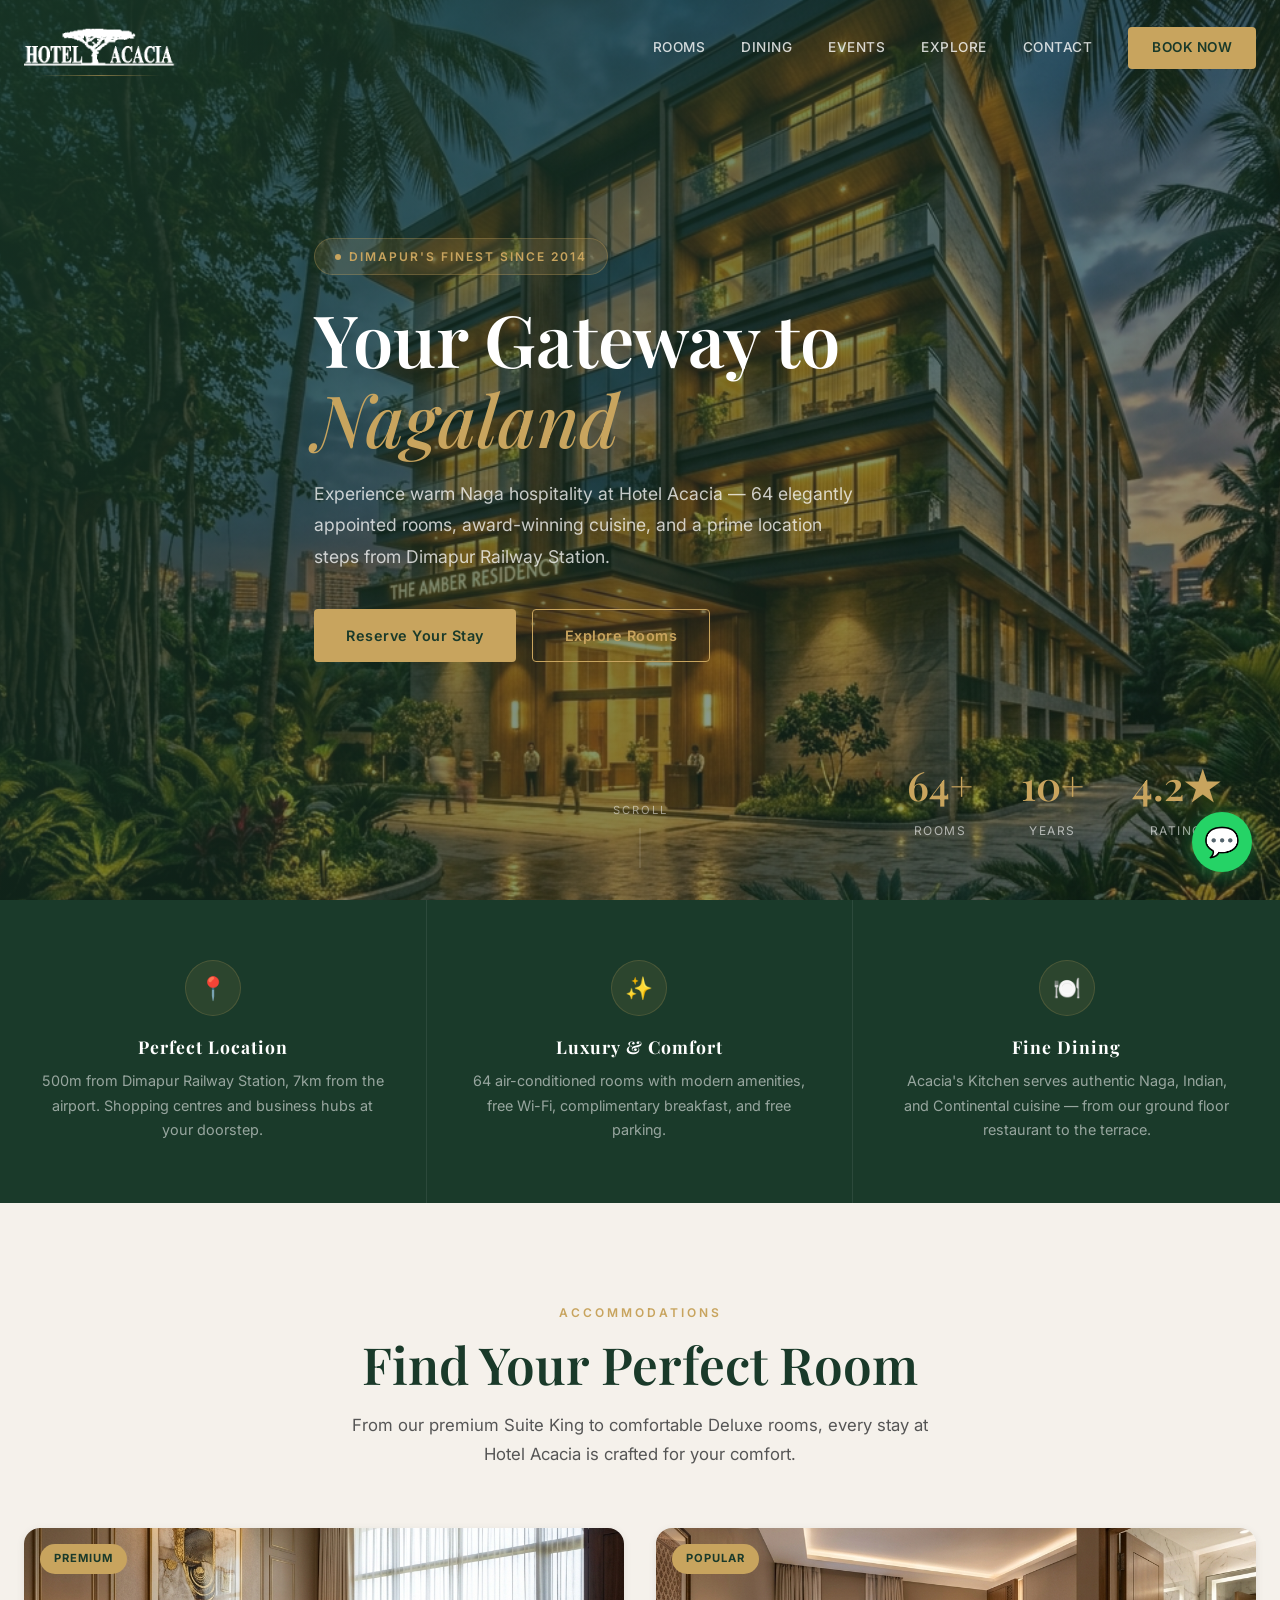
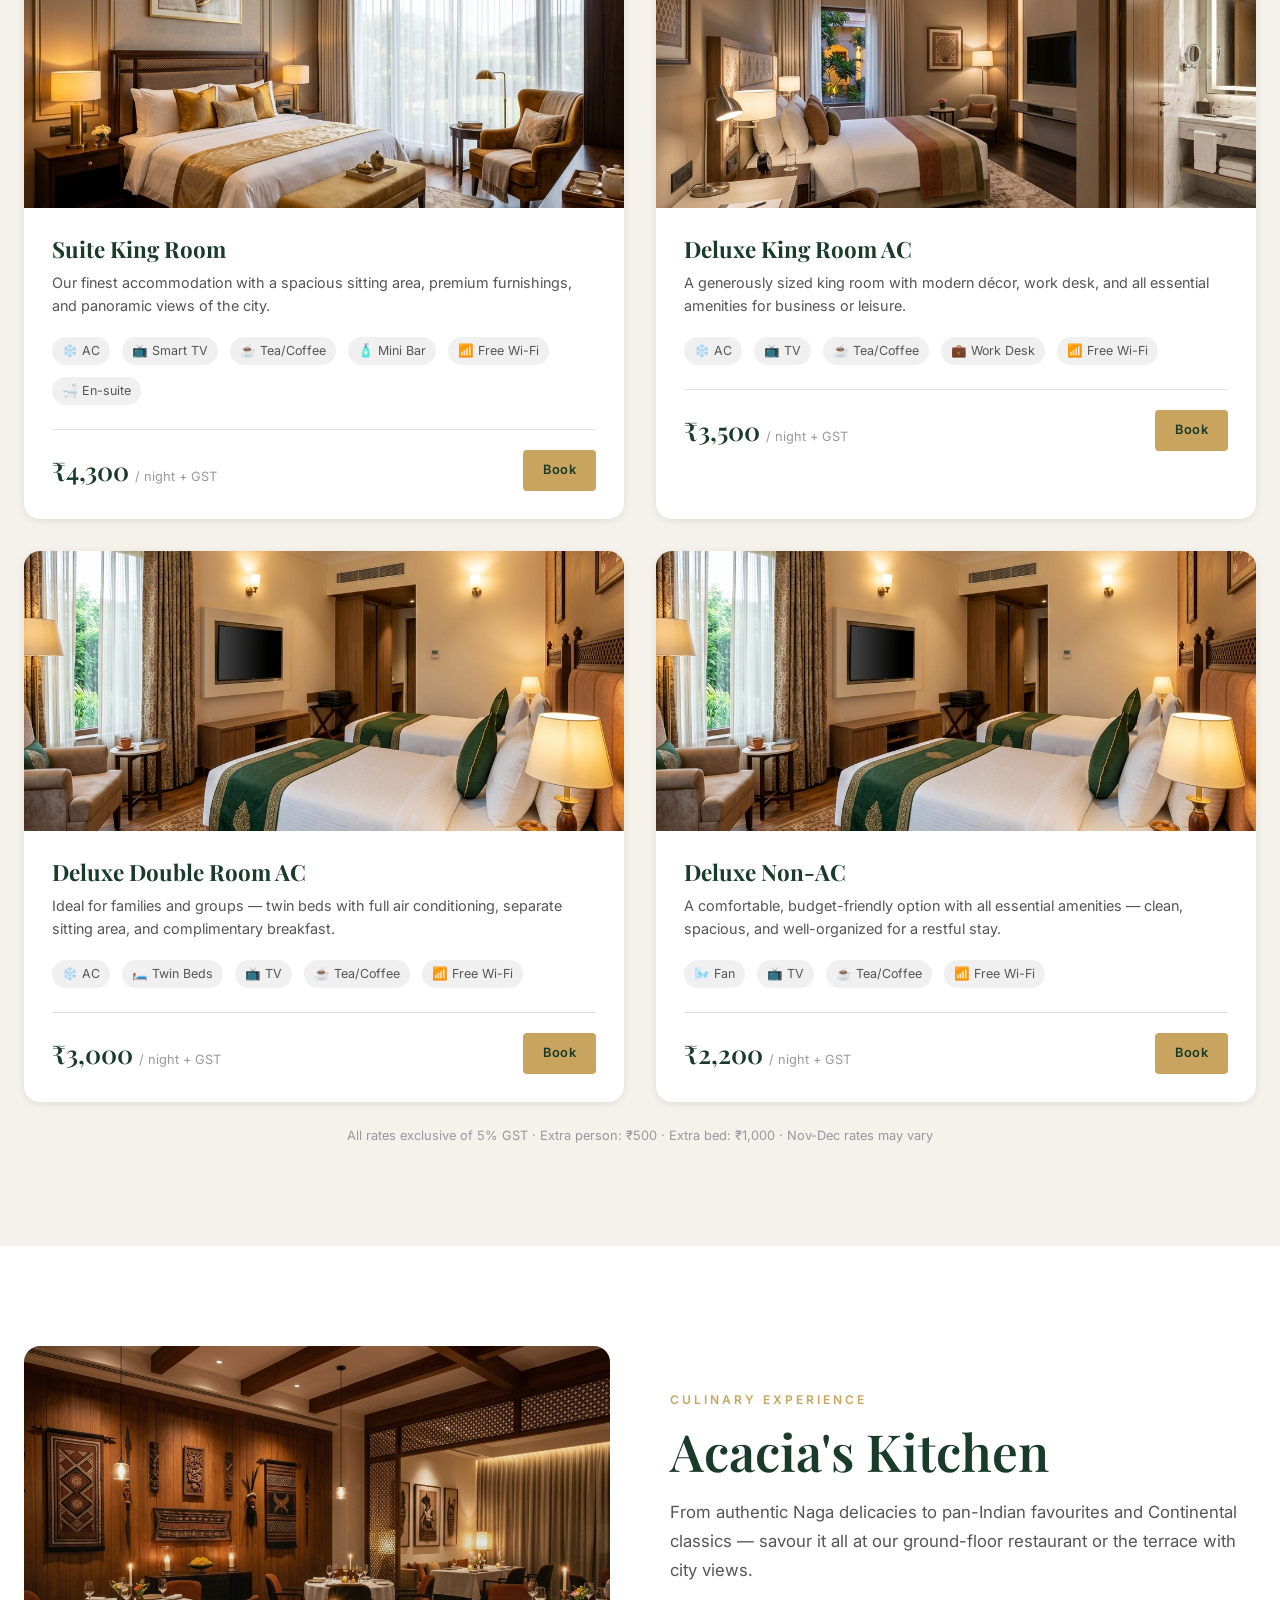
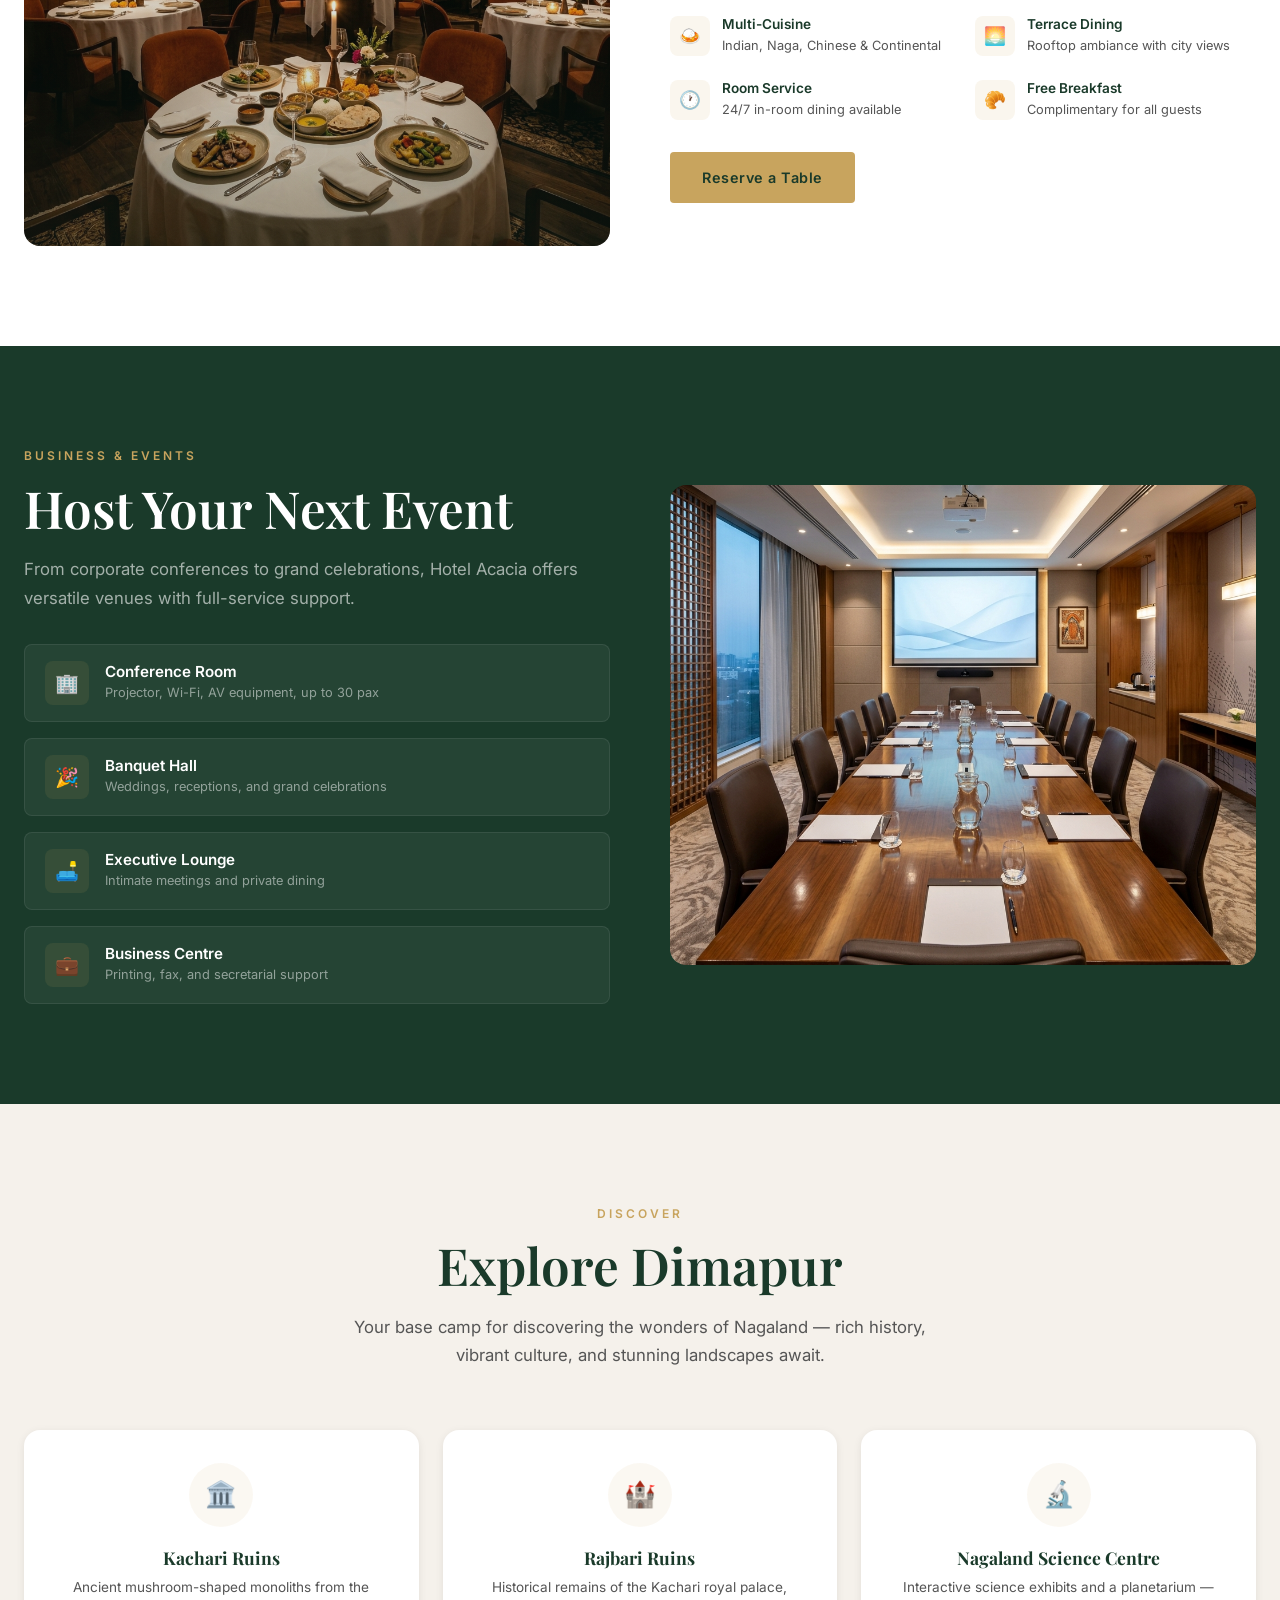
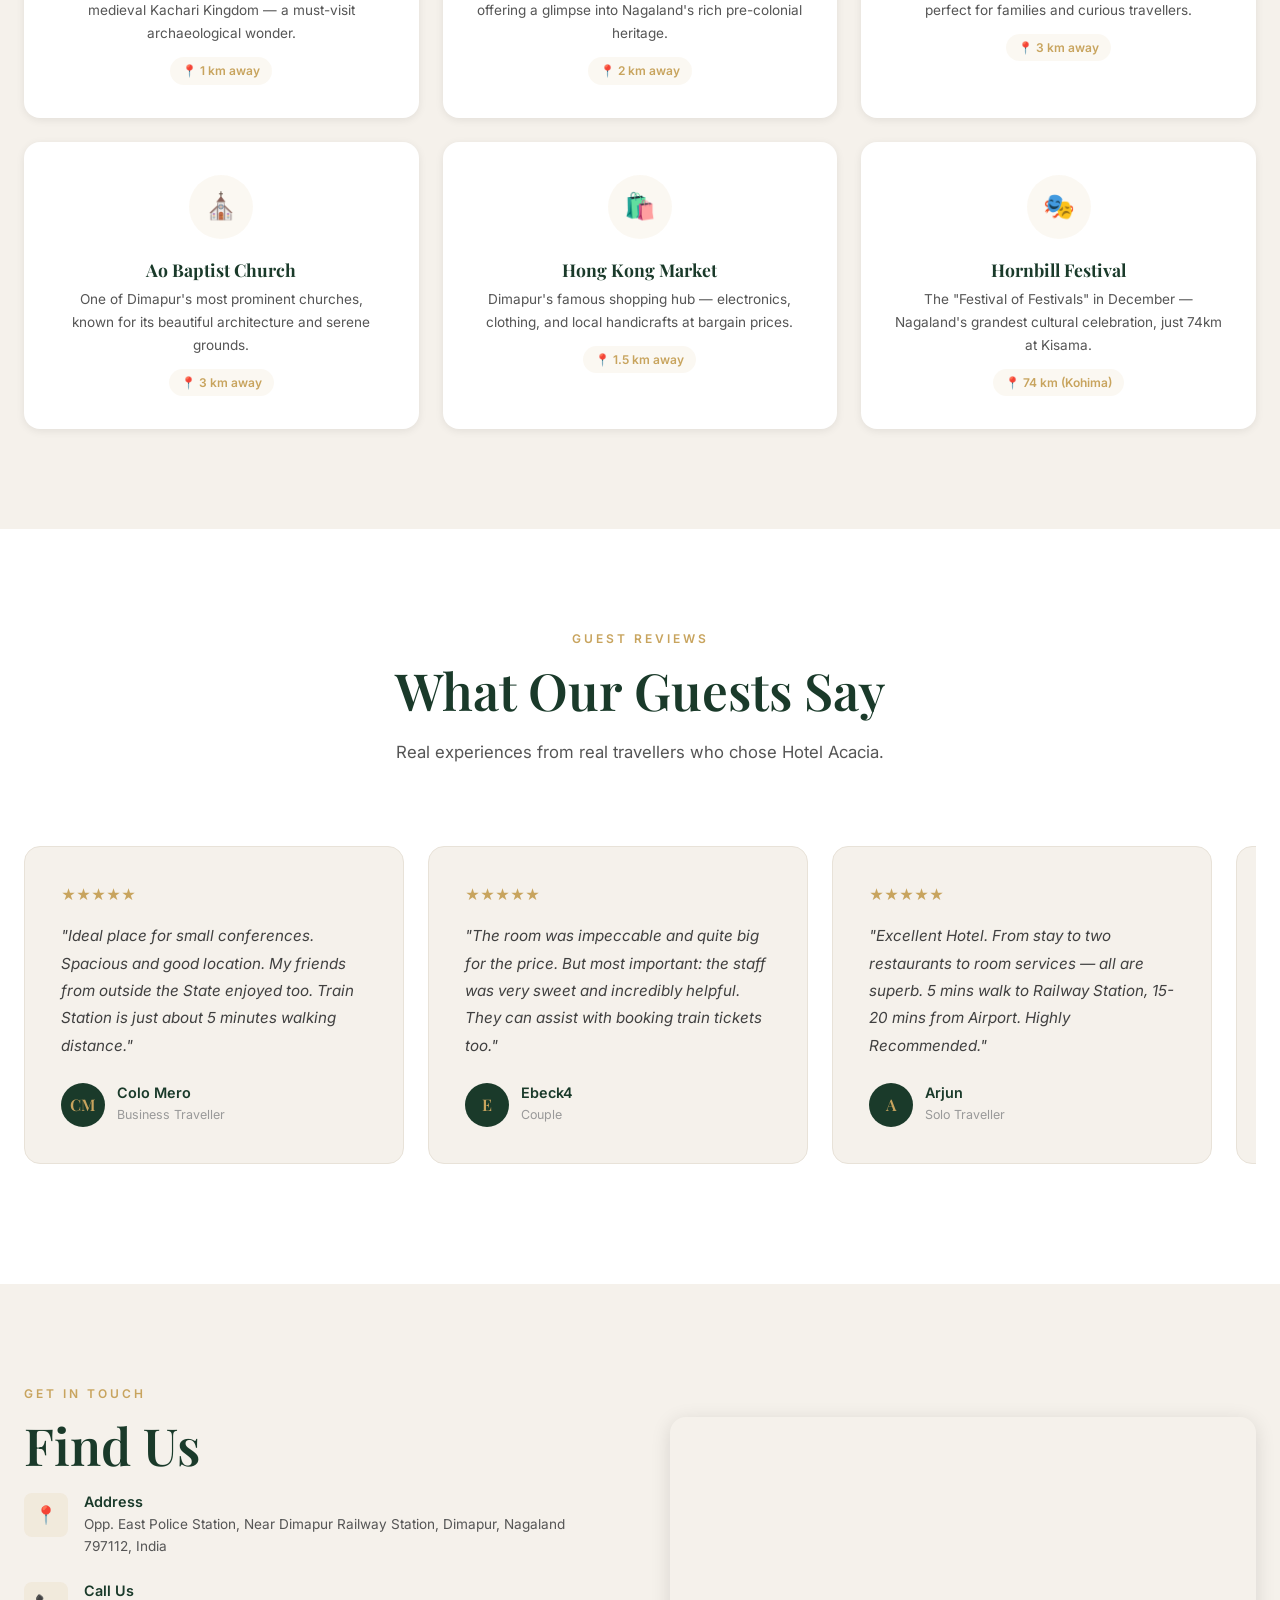
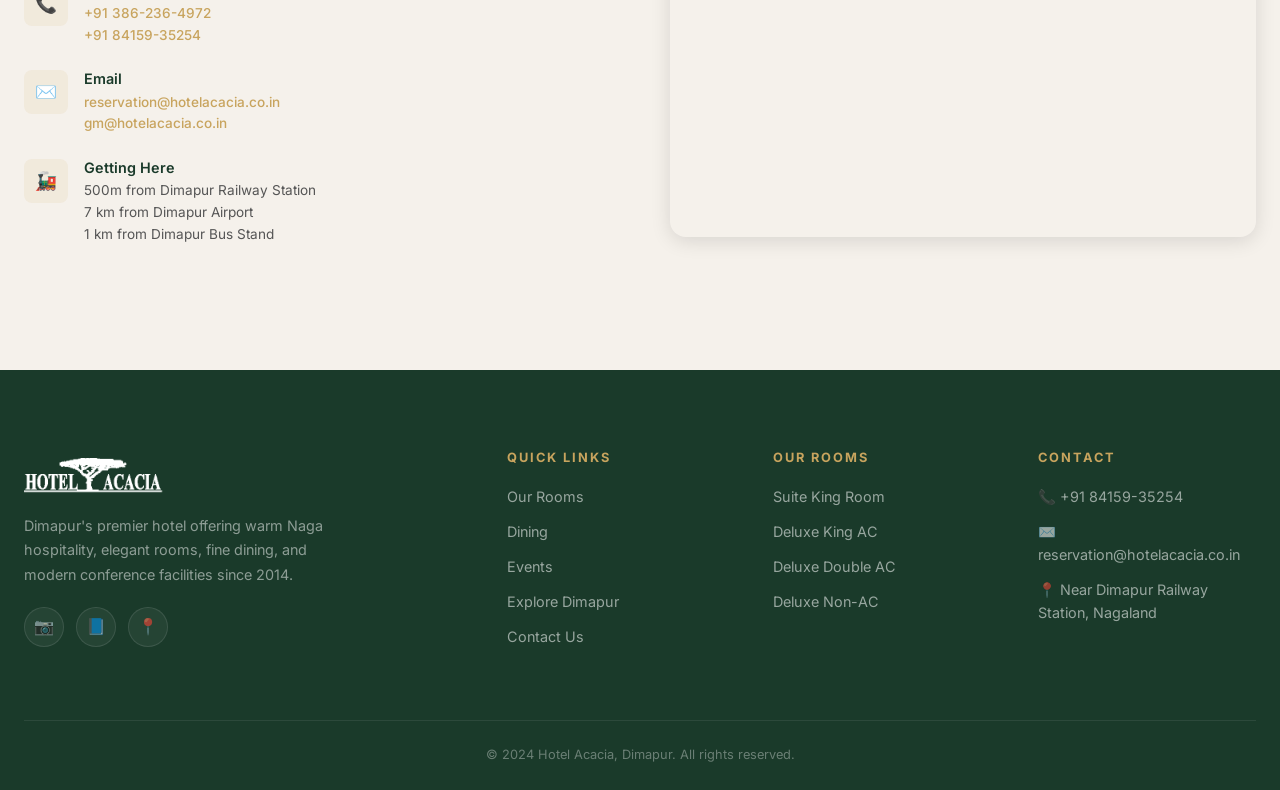
<file: index.html>
<!DOCTYPE html>
<html lang="en">
<head>
  <meta charset="UTF-8">
  <meta name="viewport" content="width=device-width, initial-scale=1.0, viewport-fit=cover">
  <title>Hotel Acacia — Best Hotel in Dimapur, Nagaland</title>
  <meta name="description" content="Hotel Acacia — Dimapur's premier hotel. 64 spacious rooms, fine dining at Acacia's Kitchen, conference halls, and warm Naga hospitality. Book direct for best rates.">
  <link rel="stylesheet" href="css/base.css">
  <link rel="stylesheet" href="css/components.css">
  <link rel="stylesheet" href="css/sections.css">
  <link rel="icon" type="image/svg+xml" href="data:image/svg+xml,<svg xmlns='http://www.w3.org/2000/svg' viewBox='0 0 100 100'><text y='.9em' font-size='90'>🏨</text></svg>">
</head>
<body>

<!-- Preloader -->
<div class="preloader">
  <div class="preloader-content">
    <div class="preloader-logo"><img src="images/logo.png" alt="Hotel Acacia Logo"></div>
    <div class="preloader-bar"><span></span></div>
  </div>
</div>

<!-- Navbar -->
<nav class="navbar" id="navbar">
  <div class="container">
    <a href="#" class="nav-logo"><img src="images/logo.png" alt="Hotel Acacia Logo"></a>
    <div class="nav-links">
      <a href="#rooms">Rooms</a>
      <a href="#dining">Dining</a>
      <a href="#events">Events</a>
      <a href="#explore">Explore</a>
      <a href="#contact">Contact</a>
      <a href="#" class="nav-cta" data-action="book">Book Now</a>
    </div>
    <div class="hamburger" id="hamburger">
      <span></span><span></span><span></span>
    </div>
  </div>
</nav>

<!-- Mobile Nav -->
<div class="mobile-nav">
  <a href="#rooms">Rooms</a>
  <a href="#dining">Dining</a>
  <a href="#events">Events</a>
  <a href="#explore">Explore</a>
  <a href="#contact">Contact</a>
  <a href="#" data-action="book" class="btn btn-primary" style="margin-top:16px;">Book Now</a>
</div>

<!-- Hero -->
<section class="hero" id="hero">
  <div class="hero-bg">
    <img src="images/hero-exterior.png" alt="Hotel Acacia exterior at twilight" loading="eager">
  </div>
  <div class="container">
    <div class="hero-content">
      <div class="hero-badge"><span class="dot"></span> Dimapur's Finest Since 2014</div>
      <h1>Your Gateway to <em>Nagaland</em></h1>
      <p class="hero-description">Experience warm Naga hospitality at Hotel Acacia — 64 elegantly appointed rooms, award-winning cuisine, and a prime location steps from Dimapur Railway Station.</p>
      <div class="hero-actions">
        <a href="#" class="btn btn-primary" data-action="book">Reserve Your Stay</a>
        <a href="#rooms" class="btn btn-outline">Explore Rooms</a>
      </div>
    </div>
  </div>
  <div class="hero-stats">
    <div class="hero-stat">
      <div class="hero-stat-number" data-count="64" data-suffix="+">0</div>
      <div class="hero-stat-label">Rooms</div>
    </div>
    <div class="hero-stat">
      <div class="hero-stat-number" data-count="10" data-suffix="+">0</div>
      <div class="hero-stat-label">Years</div>
    </div>
    <div class="hero-stat">
      <div class="hero-stat-number" data-count="4" data-suffix=".2★">0</div>
      <div class="hero-stat-label">Rating</div>
    </div>
  </div>
  <div class="scroll-indicator">
    <span>Scroll</span>
    <div class="scroll-line"></div>
  </div>
</section>

<!-- Three Pillars -->
<section class="pillars">
  <div class="pillars-grid">
    <div class="pillar reveal">
      <div class="pillar-icon">📍</div>
      <h3>Perfect Location</h3>
      <p>500m from Dimapur Railway Station, 7km from the airport. Shopping centres and business hubs at your doorstep.</p>
    </div>
    <div class="pillar reveal">
      <div class="pillar-icon">✨</div>
      <h3>Luxury &amp; Comfort</h3>
      <p>64 air-conditioned rooms with modern amenities, free Wi-Fi, complimentary breakfast, and free parking.</p>
    </div>
    <div class="pillar reveal">
      <div class="pillar-icon">🍽️</div>
      <h3>Fine Dining</h3>
      <p>Acacia's Kitchen serves authentic Naga, Indian, and Continental cuisine — from our ground floor restaurant to the terrace.</p>
    </div>
  </div>
</section>

<!-- Rooms -->
<section class="rooms section" id="rooms">
  <div class="container">
    <div class="rooms-header reveal">
      <div class="section-label">Accommodations</div>
      <h2 class="section-title">Find Your Perfect Room</h2>
      <p class="section-subtitle">From our premium Suite King to comfortable Deluxe rooms, every stay at Hotel Acacia is crafted for your comfort.</p>
    </div>
    <div class="rooms-grid">
      <!-- Suite King -->
      <div class="room-card reveal">
        <div class="room-card-image">
          <img src="images/room-suite-king.png" alt="Suite King Room" loading="lazy">
          <span class="room-card-badge">Premium</span>
        </div>
        <div class="room-card-body">
          <h3>Suite King Room</h3>
          <p>Our finest accommodation with a spacious sitting area, premium furnishings, and panoramic views of the city.</p>
          <div class="room-amenities">
            <span class="room-amenity">❄️ AC</span>
            <span class="room-amenity">📺 Smart TV</span>
            <span class="room-amenity">☕ Tea/Coffee</span>
            <span class="room-amenity">🧴 Mini Bar</span>
            <span class="room-amenity">📶 Free Wi-Fi</span>
            <span class="room-amenity">🛁 En-suite</span>
          </div>
          <div class="room-card-footer">
            <div class="room-price">₹4,300 <span>/ night + GST</span></div>
            <a href="#" class="btn btn-primary" data-action="book">Book</a>
          </div>
        </div>
      </div>
      <!-- Deluxe King AC -->
      <div class="room-card reveal">
        <div class="room-card-image">
          <img src="images/room-deluxe-king.png" alt="Deluxe King Room AC" loading="lazy">
          <span class="room-card-badge">Popular</span>
        </div>
        <div class="room-card-body">
          <h3>Deluxe King Room AC</h3>
          <p>A generously sized king room with modern décor, work desk, and all essential amenities for business or leisure.</p>
          <div class="room-amenities">
            <span class="room-amenity">❄️ AC</span>
            <span class="room-amenity">📺 TV</span>
            <span class="room-amenity">☕ Tea/Coffee</span>
            <span class="room-amenity">💼 Work Desk</span>
            <span class="room-amenity">📶 Free Wi-Fi</span>
          </div>
          <div class="room-card-footer">
            <div class="room-price">₹3,500 <span>/ night + GST</span></div>
            <a href="#" class="btn btn-primary" data-action="book">Book</a>
          </div>
        </div>
      </div>
      <!-- Deluxe Double AC -->
      <div class="room-card reveal">
        <div class="room-card-image">
          <img src="images/room-deluxe-double.png" alt="Deluxe Double Room AC" loading="lazy">
        </div>
        <div class="room-card-body">
          <h3>Deluxe Double Room AC</h3>
          <p>Ideal for families and groups — twin beds with full air conditioning, separate sitting area, and complimentary breakfast.</p>
          <div class="room-amenities">
            <span class="room-amenity">❄️ AC</span>
            <span class="room-amenity">🛏️ Twin Beds</span>
            <span class="room-amenity">📺 TV</span>
            <span class="room-amenity">☕ Tea/Coffee</span>
            <span class="room-amenity">📶 Free Wi-Fi</span>
          </div>
          <div class="room-card-footer">
            <div class="room-price">₹3,000 <span>/ night + GST</span></div>
            <a href="#" class="btn btn-primary" data-action="book">Book</a>
          </div>
        </div>
      </div>
      <!-- Deluxe Non AC -->
      <div class="room-card reveal">
        <div class="room-card-image">
          <img src="images/room-deluxe-double.png" alt="Deluxe Non AC Room" loading="lazy">
        </div>
        <div class="room-card-body">
          <h3>Deluxe Non-AC</h3>
          <p>A comfortable, budget-friendly option with all essential amenities — clean, spacious, and well-organized for a restful stay.</p>
          <div class="room-amenities">
            <span class="room-amenity">🌬️ Fan</span>
            <span class="room-amenity">📺 TV</span>
            <span class="room-amenity">☕ Tea/Coffee</span>
            <span class="room-amenity">📶 Free Wi-Fi</span>
          </div>
          <div class="room-card-footer">
            <div class="room-price">₹2,200 <span>/ night + GST</span></div>
            <a href="#" class="btn btn-primary" data-action="book">Book</a>
          </div>
        </div>
      </div>
    </div>
    <p style="text-align:center;margin-top:24px;font-size:0.8rem;color:var(--gray-400);">All rates exclusive of 5% GST · Extra person: ₹500 · Extra bed: ₹1,000 · Nov-Dec rates may vary</p>
  </div>
</section>

<!-- Dining -->
<section class="dining section" id="dining">
  <div class="container">
    <div class="dining-grid">
      <div class="dining-image reveal">
        <img src="images/restaurant.png" alt="Acacia's Kitchen restaurant" loading="lazy">
      </div>
      <div class="dining-content reveal">
        <div class="section-label">Culinary Experience</div>
        <h2 class="section-title">Acacia's Kitchen</h2>
        <p class="section-subtitle">From authentic Naga delicacies to pan-Indian favourites and Continental classics — savour it all at our ground-floor restaurant or the terrace with city views.</p>
        <div class="dining-features">
          <div class="dining-feature">
            <div class="dining-feature-icon">🍛</div>
            <div><h4>Multi-Cuisine</h4><p>Indian, Naga, Chinese &amp; Continental</p></div>
          </div>
          <div class="dining-feature">
            <div class="dining-feature-icon">🌅</div>
            <div><h4>Terrace Dining</h4><p>Rooftop ambiance with city views</p></div>
          </div>
          <div class="dining-feature">
            <div class="dining-feature-icon">🕐</div>
            <div><h4>Room Service</h4><p>24/7 in-room dining available</p></div>
          </div>
          <div class="dining-feature">
            <div class="dining-feature-icon">🥐</div>
            <div><h4>Free Breakfast</h4><p>Complimentary for all guests</p></div>
          </div>
        </div>
        <a href="#" class="btn btn-primary" data-action="book">Reserve a Table</a>
      </div>
    </div>
  </div>
</section>

<!-- Events -->
<section class="events section" id="events">
  <div class="container">
    <div class="events-grid">
      <div class="events-content reveal">
        <div class="section-label">Business &amp; Events</div>
        <h2 class="section-title">Host Your Next Event</h2>
        <p class="section-subtitle">From corporate conferences to grand celebrations, Hotel Acacia offers versatile venues with full-service support.</p>
        <div class="events-list">
          <div class="event-item">
            <div class="event-item-icon">🏢</div>
            <div><h4>Conference Room</h4><p>Projector, Wi-Fi, AV equipment, up to 30 pax</p></div>
          </div>
          <div class="event-item">
            <div class="event-item-icon">🎉</div>
            <div><h4>Banquet Hall</h4><p>Weddings, receptions, and grand celebrations</p></div>
          </div>
          <div class="event-item">
            <div class="event-item-icon">🛋️</div>
            <div><h4>Executive Lounge</h4><p>Intimate meetings and private dining</p></div>
          </div>
          <div class="event-item">
            <div class="event-item-icon">💼</div>
            <div><h4>Business Centre</h4><p>Printing, fax, and secretarial support</p></div>
          </div>
        </div>
      </div>
      <div class="events-image reveal">
        <img src="images/conference.png" alt="Conference room" loading="lazy">
      </div>
    </div>
  </div>
</section>

<!-- Explore Dimapur -->
<section class="explore section" id="explore">
  <div class="container">
    <div class="explore-header reveal">
      <div class="section-label">Discover</div>
      <h2 class="section-title">Explore Dimapur</h2>
      <p class="section-subtitle">Your base camp for discovering the wonders of Nagaland — rich history, vibrant culture, and stunning landscapes await.</p>
    </div>
    <div class="explore-grid">
      <div class="explore-card reveal">
        <div class="explore-card-icon">🏛️</div>
        <h3>Kachari Ruins</h3>
        <p>Ancient mushroom-shaped monoliths from the medieval Kachari Kingdom — a must-visit archaeological wonder.</p>
        <span class="distance">📍 1 km away</span>
      </div>
      <div class="explore-card reveal">
        <div class="explore-card-icon">🏰</div>
        <h3>Rajbari Ruins</h3>
        <p>Historical remains of the Kachari royal palace, offering a glimpse into Nagaland's rich pre-colonial heritage.</p>
        <span class="distance">📍 2 km away</span>
      </div>
      <div class="explore-card reveal">
        <div class="explore-card-icon">🔬</div>
        <h3>Nagaland Science Centre</h3>
        <p>Interactive science exhibits and a planetarium — perfect for families and curious travellers.</p>
        <span class="distance">📍 3 km away</span>
      </div>
      <div class="explore-card reveal">
        <div class="explore-card-icon">⛪</div>
        <h3>Ao Baptist Church</h3>
        <p>One of Dimapur's most prominent churches, known for its beautiful architecture and serene grounds.</p>
        <span class="distance">📍 3 km away</span>
      </div>
      <div class="explore-card reveal">
        <div class="explore-card-icon">🛍️</div>
        <h3>Hong Kong Market</h3>
        <p>Dimapur's famous shopping hub — electronics, clothing, and local handicrafts at bargain prices.</p>
        <span class="distance">📍 1.5 km away</span>
      </div>
      <div class="explore-card reveal">
        <div class="explore-card-icon">🎭</div>
        <h3>Hornbill Festival</h3>
        <p>The "Festival of Festivals" in December — Nagaland's grandest cultural celebration, just 74km at Kisama.</p>
        <span class="distance">📍 74 km (Kohima)</span>
      </div>
    </div>
  </div>
</section>

<!-- Testimonials -->
<section class="testimonials section" id="testimonials">
  <div class="container">
    <div class="testimonials-header reveal">
      <div class="section-label">Guest Reviews</div>
      <h2 class="section-title">What Our Guests Say</h2>
      <p class="section-subtitle">Real experiences from real travellers who chose Hotel Acacia.</p>
    </div>
    <div class="testimonials-track">
      <div class="testimonial-card">
        <div class="testimonial-stars">★★★★★</div>
        <p class="testimonial-text">"Ideal place for small conferences. Spacious and good location. My friends from outside the State enjoyed too. Train Station is just about 5 minutes walking distance."</p>
        <div class="testimonial-author">
          <div class="testimonial-avatar">CM</div>
          <div><h4>Colo Mero</h4><span>Business Traveller</span></div>
        </div>
      </div>
      <div class="testimonial-card">
        <div class="testimonial-stars">★★★★★</div>
        <p class="testimonial-text">"The room was impeccable and quite big for the price. But most important: the staff was very sweet and incredibly helpful. They can assist with booking train tickets too."</p>
        <div class="testimonial-author">
          <div class="testimonial-avatar">E</div>
          <div><h4>Ebeck4</h4><span>Couple</span></div>
        </div>
      </div>
      <div class="testimonial-card">
        <div class="testimonial-stars">★★★★★</div>
        <p class="testimonial-text">"Excellent Hotel. From stay to two restaurants to room services — all are superb. 5 mins walk to Railway Station, 15-20 mins from Airport. Highly Recommended."</p>
        <div class="testimonial-author">
          <div class="testimonial-avatar">A</div>
          <div><h4>Arjun</h4><span>Solo Traveller</span></div>
        </div>
      </div>
      <div class="testimonial-card">
        <div class="testimonial-stars">★★★★★</div>
        <p class="testimonial-text">"Front office team assisted me very well. Jande from front office is very helpful. Housekeeping and F&amp;B team gave their best service. Will keep coming back!"</p>
        <div class="testimonial-author">
          <div class="testimonial-avatar">CS</div>
          <div><h4>Chandan Shah</h4><span>Solo Traveller</span></div>
        </div>
      </div>
      <div class="testimonial-card">
        <div class="testimonial-stars">★★★★☆</div>
        <p class="testimonial-text">"My second visit and they served me well this time. The rooms are much more organised than other hotels in Dimapur. Good food and beverages too."</p>
        <div class="testimonial-author">
          <div class="testimonial-avatar">KC</div>
          <div><h4>Kamal Chauhan</h4><span>Traveller</span></div>
        </div>
      </div>
    </div>
  </div>
</section>

<!-- Location & Contact -->
<section class="location section" id="contact">
  <div class="container">
    <div class="location-grid">
      <div class="location-info reveal">
        <div class="section-label">Get in Touch</div>
        <h2 class="section-title">Find Us</h2>
        <div class="location-detail">
          <div class="location-detail-icon">📍</div>
          <div><h4>Address</h4><p>Opp. East Police Station, Near Dimapur Railway Station, Dimapur, Nagaland 797112, India</p></div>
        </div>
        <div class="location-detail">
          <div class="location-detail-icon">📞</div>
          <div><h4>Call Us</h4><p><a href="tel:+913862364972">+91 386-236-4972</a><br><a href="tel:+918415935254">+91 84159-35254</a></p></div>
        </div>
        <div class="location-detail">
          <div class="location-detail-icon">✉️</div>
          <div><h4>Email</h4><p><a href="mailto:reservation@hotelacacia.co.in">reservation@hotelacacia.co.in</a><br><a href="mailto:gm@hotelacacia.co.in">gm@hotelacacia.co.in</a></p></div>
        </div>
        <div class="location-detail">
          <div class="location-detail-icon">🚂</div>
          <div><h4>Getting Here</h4><p>500m from Dimapur Railway Station<br>7 km from Dimapur Airport<br>1 km from Dimapur Bus Stand</p></div>
        </div>
      </div>
      <div class="location-map reveal">
        <iframe src="https://www.google.com/maps/embed?pb=!1m18!1m12!1m3!1d3571.2!2d93.7269!3d25.9044!2m3!1f0!2f0!3f0!3m2!1i1024!2i768!4f13.1!3m3!1m2!1s0x37458b0e9f7e78a7%3A0x4b35d8bbe7a5e1c6!2sHotel%20Acacia!5e0!3m2!1sen!2sin!4v1" allowfullscreen loading="lazy" title="Hotel Acacia on Google Maps"></iframe>
      </div>
    </div>
  </div>
</section>

<!-- Footer -->
<footer class="footer">
  <div class="container">
    <div class="footer-grid">
      <div class="footer-brand">
        <a href="#" class="nav-logo footer-logo"><img src="images/logo.png" alt="Hotel Acacia Logo"></a>
        <p>Dimapur's premier hotel offering warm Naga hospitality, elegant rooms, fine dining, and modern conference facilities since 2014.</p>
        <div class="footer-social">
          <a href="https://www.instagram.com/hotel_acacia2014/" target="_blank" rel="noopener" aria-label="Instagram">📷</a>
          <a href="https://www.facebook.com/" target="_blank" rel="noopener" aria-label="Facebook">📘</a>
          <a href="https://maps.google.com/?q=Hotel+Acacia+Dimapur" target="_blank" rel="noopener" aria-label="Google Maps">📍</a>
        </div>
      </div>
      <div class="footer-col">
        <h4>Quick Links</h4>
        <a href="#rooms">Our Rooms</a>
        <a href="#dining">Dining</a>
        <a href="#events">Events</a>
        <a href="#explore">Explore Dimapur</a>
        <a href="#contact">Contact Us</a>
      </div>
      <div class="footer-col">
        <h4>Our Rooms</h4>
        <a href="#rooms">Suite King Room</a>
        <a href="#rooms">Deluxe King AC</a>
        <a href="#rooms">Deluxe Double AC</a>
        <a href="#rooms">Deluxe Non-AC</a>
      </div>
      <div class="footer-col">
        <h4>Contact</h4>
        <p>📞 +91 84159-35254</p>
        <p>✉️ reservation@hotelacacia.co.in</p>
        <p>📍 Near Dimapur Railway Station, Nagaland</p>
      </div>
    </div>
    <div class="footer-bottom">
      <p>&copy; 2024 Hotel Acacia, Dimapur. All rights reserved.</p>
    </div>
  </div>
</footer>

<!-- Booking Modal -->
<div class="booking-modal" id="bookingModal">
  <div class="booking-modal-content">
    <button class="booking-close" aria-label="Close">&times;</button>
    <div class="section-label">Reservations</div>
    <h2>Book Your Stay</h2>
    <p>Fill in your details and we'll confirm your booking instantly via WhatsApp.</p>
    <form id="bookingForm">
      <div class="form-group">
        <label for="guestName">Full Name</label>
        <input type="text" id="guestName" name="guestName" placeholder="Your full name" required>
      </div>
      <div class="form-group">
        <label for="phone">Phone Number</label>
        <input type="tel" id="phone" name="phone" placeholder="+91 XXXXX XXXXX" required>
      </div>
      <div class="form-group">
        <label for="roomType">Room Type</label>
        <select id="roomType" name="roomType" required>
          <option value="">Select a room</option>
          <option value="Suite King Room (₹4,300)">Suite King Room — ₹4,300/night</option>
          <option value="Deluxe King AC (₹3,500)">Deluxe King AC — ₹3,500/night</option>
          <option value="Deluxe Double AC (₹3,000)">Deluxe Double AC — ₹3,000/night</option>
          <option value="Deluxe Non-AC (₹2,200)">Deluxe Non-AC — ₹2,200/night</option>
        </select>
      </div>
      <div class="form-row">
        <div class="form-group">
          <label for="checkIn">Check-in</label>
          <input type="date" id="checkIn" name="checkIn" required>
        </div>
        <div class="form-group">
          <label for="checkOut">Check-out</label>
          <input type="date" id="checkOut" name="checkOut" required>
        </div>
      </div>
      <div class="form-group">
        <label for="guests">Number of Guests</label>
        <select id="guests" name="guests">
          <option value="1 Adult">1 Adult</option>
          <option value="2 Adults" selected>2 Adults</option>
          <option value="2 Adults + 1 Child">2 Adults + 1 Child</option>
          <option value="3+ (Extra bed needed)">3+ Adults (Extra bed)</option>
        </select>
      </div>
      <button type="submit" class="btn btn-primary">Confirm via WhatsApp →</button>
    </form>
  </div>
</div>

<!-- WhatsApp FAB -->
<a href="https://wa.me/918415935254?text=Hello%20Hotel%20Acacia!%20I%27d%20like%20to%20enquire%20about%20room%20availability." class="whatsapp-fab" target="_blank" rel="noopener" aria-label="Chat on WhatsApp">💬</a>

<script src="js/main.js"></script>
</body>
</html>
</file>
<file: css/base.css>
/* ============================================
   HOTEL ACACIA — Design System & Base Styles
   ============================================ */
@import url('https://fonts.googleapis.com/css2?family=Playfair+Display:ital,wght@0,400;0,500;0,600;0,700;1,400;1,500&family=Inter:wght@300;400;500;600;700&display=swap');

:root {
  --green-deep: #1a3a2a;
  --green-dark: #234d38;
  --green-medium: #2d6347;
  --green-light: #3a7d5a;
  --gold: #c8a45e;
  --gold-light: #dfc088;
  --gold-dark: #a8863e;
  --ivory: #f5f1eb;
  --ivory-dark: #e8e2d8;
  --white: #ffffff;
  --black: #0a0a0a;
  --gray-900: #1a1a1a;
  --gray-800: #2d2d2d;
  --gray-700: #404040;
  --gray-600: #555555;
  --gray-400: #999999;
  --gray-300: #bfbfbf;
  --gray-200: #e0e0e0;
  --gray-100: #f0f0f0;
  --font-heading: 'Playfair Display', Georgia, serif;
  --font-body: 'Inter', -apple-system, sans-serif;
  --shadow-sm: 0 2px 8px rgba(0,0,0,0.08);
  --shadow-md: 0 4px 20px rgba(0,0,0,0.12);
  --shadow-lg: 0 8px 40px rgba(0,0,0,0.18);
  --shadow-xl: 0 16px 60px rgba(0,0,0,0.25);
  --radius-sm: 4px;
  --radius-md: 8px;
  --radius-lg: 16px;
  --radius-xl: 24px;
  --transition-fast: 0.2s cubic-bezier(0.4, 0, 0.2, 1);
  --transition-normal: 0.4s cubic-bezier(0.4, 0, 0.2, 1);
  --transition-slow: 0.6s cubic-bezier(0.4, 0, 0.2, 1);
  --transition-spring: 0.5s cubic-bezier(0.34, 1.56, 0.64, 1);
}

*, *::before, *::after { box-sizing: border-box; margin: 0; padding: 0; }

html {
  scroll-behavior: smooth;
  font-size: 16px;
  -webkit-font-smoothing: antialiased;
  -moz-osx-font-smoothing: grayscale;
}

body {
  font-family: var(--font-body);
  color: var(--gray-800);
  background: var(--ivory);
  line-height: 1.6;
  overflow-x: hidden;
}

h1, h2, h3, h4, h5 {
  font-family: var(--font-heading);
  line-height: 1.2;
  color: var(--green-deep);
}

a { text-decoration: none; color: inherit; transition: color var(--transition-fast); }
img { max-width: 100%; height: auto; display: block; }
button { cursor: pointer; border: none; background: none; font-family: var(--font-body); }
ul { list-style: none; }

.container {
  max-width: 1280px;
  margin: 0 auto;
  padding: 0 24px;
}

/* Utility */
.sr-only {
  position: absolute; width: 1px; height: 1px;
  padding: 0; margin: -1px; overflow: hidden;
  clip: rect(0,0,0,0); border: 0;
}

.reveal {
  opacity: 0;
  transform: translateY(40px);
  transition: opacity 0.8s ease, transform 0.8s ease;
}
.reveal.visible {
  opacity: 1;
  transform: translateY(0);
}

/* Section spacing */
.section {
  padding: 100px 0;
}
.section-label {
  font-family: var(--font-body);
  font-size: 0.75rem;
  font-weight: 600;
  letter-spacing: 3px;
  text-transform: uppercase;
  color: var(--gold);
  margin-bottom: 12px;
}
.section-title {
  font-size: clamp(2rem, 4vw, 3.2rem);
  font-weight: 600;
  color: var(--green-deep);
  margin-bottom: 16px;
}
.section-subtitle {
  font-size: 1.05rem;
  color: var(--gray-600);
  max-width: 600px;
  line-height: 1.7;
}

/* Buttons */
.btn {
  display: inline-flex;
  align-items: center;
  gap: 8px;
  padding: 14px 32px;
  font-size: 0.9rem;
  font-weight: 600;
  letter-spacing: 0.5px;
  border-radius: var(--radius-sm);
  transition: all var(--transition-normal);
  position: relative;
  overflow: hidden;
}
.btn-primary {
  background: var(--gold);
  color: var(--green-deep);
}
.btn-primary:hover {
  background: var(--gold-light);
  transform: translateY(-2px);
  box-shadow: 0 6px 24px rgba(200,164,94,0.35);
}
.btn-outline {
  border: 1.5px solid var(--gold);
  color: var(--gold);
  background: transparent;
}
.btn-outline:hover {
  background: var(--gold);
  color: var(--green-deep);
  transform: translateY(-2px);
}
.btn-white {
  background: var(--white);
  color: var(--green-deep);
}
.btn-white:hover {
  background: var(--ivory);
  transform: translateY(-2px);
  box-shadow: var(--shadow-md);
}
</file>
<file: css/components.css>
/* ============================================
   HOTEL ACACIA — Component Styles
   ============================================ */

/* ── PRELOADER ── */
.preloader {
  position: fixed; inset: 0; z-index: 9999;
  background: var(--green-deep);
  display: flex; align-items: center; justify-content: center;
  transition: opacity 0.6s ease, visibility 0.6s ease;
}
.preloader.hidden { opacity: 0; visibility: hidden; pointer-events: none; }
.preloader-content { text-align: center; }
.preloader-logo {
  margin-bottom: 24px; text-align: center;
}
.preloader-logo img {
  height: 60px; width: auto; margin: 0 auto;
}

.preloader-bar {
  width: 200px; height: 2px;
  background: rgba(200,164,94,0.2);
  border-radius: 2px; overflow: hidden;
}
.preloader-bar span {
  display: block; height: 100%; width: 0;
  background: var(--gold);
  animation: preloaderFill 1.5s ease forwards;
}
@keyframes preloaderFill { to { width: 100%; } }

/* ── NAVBAR ── */
.navbar {
  position: fixed; top: 0; left: 0; right: 0; z-index: 1000;
  padding: 20px 0;
  transition: all var(--transition-normal);
}
.navbar.scrolled {
  background: rgba(26,58,42,0.95);
  backdrop-filter: blur(20px);
  padding: 10px 0;
  box-shadow: 0 2px 20px rgba(0,0,0,0.15);
}
.navbar .container {
  display: flex; align-items: center; justify-content: space-between;
}
.nav-logo {
  display: flex; align-items: center;
  position: relative;
  padding-bottom: 4px;
}
.nav-logo::after {
  content: '';
  position: absolute;
  bottom: 0; left: 10%; right: 10%;
  height: 1px;
  background: linear-gradient(90deg, transparent, var(--gold), transparent);
  opacity: 0.6;
  transition: opacity var(--transition-fast);
}
.navbar.scrolled .nav-logo::after {
  opacity: 0;
}
.nav-logo img {
  height: 52px; width: auto;
  transition: all var(--transition-fast);
}
.navbar.scrolled .nav-logo img {
  height: 40px;
}
.footer-logo {
  padding-bottom: 0;
}
.footer-logo::after {
  display: none;
}
.footer-logo img {
  height: 48px;
}
.nav-links {
  display: flex; align-items: center; gap: 36px;
}
.nav-links a {
  font-size: 0.85rem; font-weight: 500;
  color: rgba(255,255,255,0.8);
  letter-spacing: 0.5px; text-transform: uppercase;
  position: relative; padding: 4px 0;
}
.nav-links a::after {
  content: ''; position: absolute;
  bottom: -2px; left: 0; width: 0; height: 1.5px;
  background: var(--gold);
  transition: width var(--transition-normal);
}
.nav-links a:hover { color: var(--gold); }
.nav-links a:hover::after { width: 100%; }
.nav-cta {
  padding: 10px 24px !important;
  background: var(--gold) !important;
  color: var(--green-deep) !important;
  border-radius: var(--radius-sm) !important;
  font-weight: 600 !important;
  text-transform: uppercase !important;
}
.nav-cta:hover {
  background: var(--gold-light) !important;
  transform: translateY(-1px);
}
.nav-cta::after { display: none !important; }

.hamburger {
  display: none; flex-direction: column; gap: 5px;
  cursor: pointer; padding: 4px; z-index: 1001;
}
.hamburger span {
  width: 24px; height: 2px;
  background: var(--white);
  transition: all var(--transition-fast);
}
.hamburger.active span:nth-child(1) { transform: rotate(45deg) translate(5px,5px); }
.hamburger.active span:nth-child(2) { opacity: 0; }
.hamburger.active span:nth-child(3) { transform: rotate(-45deg) translate(5px,-5px); }

/* ── HERO ── */
.hero {
  position: relative; height: 100vh; min-height: 700px;
  display: flex; align-items: center;
  overflow: hidden;
}
.hero-bg {
  position: absolute; inset: 0; z-index: 0;
}
.hero-bg img {
  width: 100%; height: 100%;
  object-fit: cover;
  transform: scale(1.05);
  transition: transform 8s ease;
}
.hero-bg::after {
  content: ''; position: absolute; inset: 0;
  background: linear-gradient(
    135deg,
    rgba(26,58,42,0.85) 0%,
    rgba(26,58,42,0.6) 40%,
    rgba(26,58,42,0.4) 100%
  );
}
.hero-content {
  position: relative; z-index: 2;
  max-width: 700px; padding: 0 24px;
}
.hero-badge {
  display: inline-flex; align-items: center; gap: 8px;
  padding: 8px 20px;
  background: rgba(200,164,94,0.15);
  border: 1px solid rgba(200,164,94,0.3);
  border-radius: 50px;
  font-size: 0.75rem; font-weight: 600;
  letter-spacing: 2px; text-transform: uppercase;
  color: var(--gold); margin-bottom: 24px;
}
.hero-badge .dot {
  width: 6px; height: 6px;
  border-radius: 50%;
  background: var(--gold);
  animation: pulse 2s infinite;
}
@keyframes pulse {
  0%, 100% { opacity: 1; } 50% { opacity: 0.3; }
}
.hero h1 {
  font-size: clamp(2.8rem, 6vw, 4.5rem);
  font-weight: 600; color: var(--white);
  line-height: 1.1; margin-bottom: 20px;
}
.hero h1 em {
  font-style: italic; color: var(--gold);
  font-weight: 500;
}
.hero-description {
  font-size: 1.1rem; color: rgba(255,255,255,0.75);
  line-height: 1.8; margin-bottom: 36px;
  max-width: 540px;
}
.hero-actions { display: flex; gap: 16px; flex-wrap: wrap; }
.hero-stats {
  position: absolute; bottom: 60px; right: 60px;
  z-index: 2; display: flex; gap: 48px;
}
.hero-stat { text-align: center; }
.hero-stat-number {
  font-family: var(--font-heading);
  font-size: 2.5rem; font-weight: 600;
  color: var(--gold);
}
.hero-stat-label {
  font-size: 0.75rem; color: rgba(255,255,255,0.6);
  text-transform: uppercase; letter-spacing: 1.5px;
  margin-top: 4px;
}
.scroll-indicator {
  position: absolute; bottom: 32px;
  left: 50%; transform: translateX(-50%);
  z-index: 2; display: flex; flex-direction: column;
  align-items: center; gap: 8px;
}
.scroll-indicator span {
  font-size: 0.7rem; color: rgba(255,255,255,0.5);
  text-transform: uppercase; letter-spacing: 2px;
}
.scroll-line {
  width: 1px; height: 40px;
  background: rgba(255,255,255,0.2);
  position: relative; overflow: hidden;
}
.scroll-line::after {
  content: ''; position: absolute;
  top: -100%; left: 0; width: 100%; height: 50%;
  background: var(--gold);
  animation: scrollDown 2s infinite;
}
@keyframes scrollDown {
  0% { top: -50%; } 100% { top: 100%; }
}

/* ── PILLARS ── */
.pillars {
  background: var(--green-deep);
  padding: 0;
}
.pillars-grid {
  display: grid;
  grid-template-columns: repeat(3, 1fr);
}
.pillar {
  padding: 60px 40px;
  text-align: center;
  border-right: 1px solid rgba(255,255,255,0.08);
  transition: background var(--transition-normal);
}
.pillar:last-child { border-right: none; }
.pillar:hover { background: rgba(255,255,255,0.03); }
.pillar-icon {
  width: 56px; height: 56px;
  margin: 0 auto 20px;
  display: flex; align-items: center; justify-content: center;
  border-radius: 50%;
  background: rgba(200,164,94,0.1);
  border: 1px solid rgba(200,164,94,0.2);
  color: var(--gold); font-size: 1.4rem;
}
.pillar h3 {
  font-size: 1.1rem; color: var(--white);
  margin-bottom: 12px; letter-spacing: 1px;
}
.pillar p {
  font-size: 0.9rem; color: rgba(255,255,255,0.55);
  line-height: 1.7;
}

/* ── ROOMS ── */
.rooms { background: var(--ivory); }
.rooms-header {
  text-align: center;
  margin-bottom: 60px;
}
.rooms-header .section-subtitle {
  margin: 0 auto;
}
.rooms-grid {
  display: grid;
  grid-template-columns: repeat(2, 1fr);
  gap: 32px;
}
.room-card {
  border-radius: var(--radius-lg);
  overflow: hidden;
  background: var(--white);
  box-shadow: var(--shadow-sm);
  transition: all var(--transition-normal);
  position: relative;
}
.room-card:hover {
  transform: translateY(-8px);
  box-shadow: var(--shadow-lg);
}
.room-card-image {
  position: relative; height: 280px; overflow: hidden;
}
.room-card-image img {
  width: 100%; height: 100%;
  object-fit: cover;
  transition: transform var(--transition-slow);
}
.room-card:hover .room-card-image img {
  transform: scale(1.08);
}
.room-card-badge {
  position: absolute; top: 16px; left: 16px;
  padding: 6px 14px;
  background: var(--gold);
  color: var(--green-deep);
  font-size: 0.7rem; font-weight: 700;
  letter-spacing: 1px; text-transform: uppercase;
  border-radius: 50px;
}
.room-card-body { padding: 28px; }
.room-card-body h3 {
  font-size: 1.4rem;
  margin-bottom: 8px;
}
.room-card-body p {
  font-size: 0.9rem;
  color: var(--gray-600);
  margin-bottom: 20px;
  line-height: 1.6;
}
.room-amenities {
  display: flex; flex-wrap: wrap; gap: 12px;
  margin-bottom: 24px;
}
.room-amenity {
  display: inline-flex; align-items: center; gap: 6px;
  font-size: 0.78rem; color: var(--gray-600);
  padding: 4px 10px;
  background: var(--gray-100);
  border-radius: 50px;
}
.room-amenity svg { width: 14px; height: 14px; }
.room-card-footer {
  display: flex; align-items: center;
  justify-content: space-between;
  padding-top: 20px;
  border-top: 1px solid var(--gray-200);
}
.room-price {
  font-family: var(--font-heading);
  font-size: 1.6rem; font-weight: 600;
  color: var(--green-deep);
}
.room-price span {
  font-family: var(--font-body);
  font-size: 0.8rem; font-weight: 400;
  color: var(--gray-400);
}
.room-card-footer .btn {
  padding: 10px 20px;
  font-size: 0.8rem;
}
</file>
<file: css/sections.css>
/* ============================================
   HOTEL ACACIA — Sections & Responsive
   ============================================ */

/* ── DINING ── */
.dining {
  background: var(--white);
  position: relative;
  overflow: hidden;
}
.dining-grid {
  display: grid;
  grid-template-columns: 1fr 1fr;
  gap: 60px;
  align-items: center;
}
.dining-image {
  border-radius: var(--radius-lg);
  overflow: hidden;
  height: 500px;
  position: relative;
}
.dining-image img {
  width: 100%; height: 100%;
  object-fit: cover;
}
.dining-image::after {
  content: ''; position: absolute; inset: 0;
  background: linear-gradient(to top, rgba(26,58,42,0.3), transparent);
}
.dining-content .section-title { margin-top: 8px; }
.dining-features {
  display: grid;
  grid-template-columns: 1fr 1fr;
  gap: 24px;
  margin: 32px 0;
}
.dining-feature {
  display: flex; align-items: flex-start; gap: 12px;
}
.dining-feature-icon {
  width: 40px; height: 40px; flex-shrink: 0;
  display: flex; align-items: center; justify-content: center;
  background: rgba(200,164,94,0.1);
  border-radius: var(--radius-md);
  color: var(--gold); font-size: 1.1rem;
}
.dining-feature h4 {
  font-family: var(--font-body);
  font-size: 0.85rem; font-weight: 600;
  color: var(--green-deep); margin-bottom: 4px;
}
.dining-feature p {
  font-size: 0.8rem; color: var(--gray-600);
  line-height: 1.5;
}

/* ── EVENTS ── */
.events {
  background: var(--green-deep);
  position: relative;
}
.events-grid {
  display: grid;
  grid-template-columns: 1fr 1fr;
  gap: 60px;
  align-items: center;
}
.events-content .section-title { color: var(--white); }
.events-content .section-subtitle { color: rgba(255,255,255,0.6); }
.events-list {
  margin-top: 32px;
  display: flex; flex-direction: column; gap: 16px;
}
.event-item {
  display: flex; align-items: center; gap: 16px;
  padding: 16px 20px;
  background: rgba(255,255,255,0.05);
  border-radius: var(--radius-md);
  border: 1px solid rgba(255,255,255,0.08);
  transition: all var(--transition-fast);
}
.event-item:hover {
  background: rgba(255,255,255,0.08);
  border-color: rgba(200,164,94,0.3);
}
.event-item-icon {
  width: 44px; height: 44px; flex-shrink: 0;
  display: flex; align-items: center; justify-content: center;
  background: rgba(200,164,94,0.1);
  border-radius: var(--radius-md);
  color: var(--gold); font-size: 1.2rem;
}
.event-item h4 {
  font-family: var(--font-body);
  font-size: 0.95rem; font-weight: 600;
  color: var(--white); margin-bottom: 2px;
}
.event-item p {
  font-size: 0.8rem; color: rgba(255,255,255,0.5);
}
.events-image {
  border-radius: var(--radius-lg);
  overflow: hidden; height: 480px;
}
.events-image img {
  width: 100%; height: 100%;
  object-fit: cover;
}

/* ── EXPLORE DIMAPUR ── */
.explore { background: var(--ivory); }
.explore-header { text-align: center; margin-bottom: 60px; }
.explore-header .section-subtitle { margin: 0 auto; }
.explore-grid {
  display: grid;
  grid-template-columns: repeat(3, 1fr);
  gap: 24px;
}
.explore-card {
  background: var(--white);
  border-radius: var(--radius-lg);
  padding: 32px; text-align: center;
  box-shadow: var(--shadow-sm);
  transition: all var(--transition-normal);
  border: 1px solid transparent;
}
.explore-card:hover {
  transform: translateY(-6px);
  box-shadow: var(--shadow-md);
  border-color: rgba(200,164,94,0.2);
}
.explore-card-icon {
  width: 64px; height: 64px;
  margin: 0 auto 20px;
  display: flex; align-items: center; justify-content: center;
  background: rgba(200,164,94,0.08);
  border-radius: 50%;
  font-size: 1.6rem; color: var(--gold);
}
.explore-card h3 {
  font-size: 1.1rem; margin-bottom: 8px;
}
.explore-card p {
  font-size: 0.85rem; color: var(--gray-600);
  line-height: 1.7;
}
.explore-card .distance {
  display: inline-block; margin-top: 12px;
  font-size: 0.75rem; font-weight: 600;
  color: var(--gold);
  padding: 4px 12px;
  background: rgba(200,164,94,0.08);
  border-radius: 50px;
}

/* ── TESTIMONIALS ── */
.testimonials {
  background: var(--white);
  overflow: hidden;
}
.testimonials-header { text-align: center; margin-bottom: 60px; }
.testimonials-header .section-subtitle { margin: 0 auto; }
.testimonials-track {
  display: flex; gap: 24px;
  overflow-x: auto; scroll-snap-type: x mandatory;
  -webkit-overflow-scrolling: touch;
  scrollbar-width: none; padding: 20px 0;
}
.testimonials-track::-webkit-scrollbar { display: none; }
.testimonial-card {
  flex: 0 0 380px; scroll-snap-align: start;
  background: var(--ivory);
  border-radius: var(--radius-lg);
  padding: 36px;
  border: 1px solid var(--ivory-dark);
  transition: all var(--transition-normal);
}
.testimonial-card:hover {
  transform: translateY(-4px);
  box-shadow: var(--shadow-md);
}
.testimonial-stars {
  display: flex; gap: 4px;
  color: var(--gold);
  margin-bottom: 16px;
  font-size: 0.9rem;
}
.testimonial-text {
  font-size: 0.95rem; color: var(--gray-700);
  line-height: 1.8; font-style: italic;
  margin-bottom: 24px;
}
.testimonial-author {
  display: flex; align-items: center; gap: 12px;
}
.testimonial-avatar {
  width: 44px; height: 44px;
  border-radius: 50%;
  background: var(--green-deep);
  display: flex; align-items: center; justify-content: center;
  color: var(--gold);
  font-family: var(--font-heading);
  font-size: 1rem; font-weight: 600;
}
.testimonial-author h4 {
  font-family: var(--font-body);
  font-size: 0.9rem; font-weight: 600;
}
.testimonial-author span {
  font-size: 0.78rem; color: var(--gray-400);
}

/* ── LOCATION / MAP ── */
.location {
  background: var(--ivory);
}
.location-grid {
  display: grid;
  grid-template-columns: 1fr 1fr;
  gap: 60px;
  align-items: center;
}
.location-info h3 {
  font-size: 1.1rem;
  color: var(--green-deep);
  margin-bottom: 20px;
}
.location-detail {
  display: flex; align-items: flex-start; gap: 16px;
  margin-bottom: 24px;
}
.location-detail-icon {
  width: 44px; height: 44px; flex-shrink: 0;
  display: flex; align-items: center; justify-content: center;
  background: rgba(200,164,94,0.1);
  border-radius: var(--radius-md);
  color: var(--gold); font-size: 1.1rem;
}
.location-detail h4 {
  font-family: var(--font-body);
  font-size: 0.9rem; font-weight: 600;
  color: var(--green-deep); margin-bottom: 4px;
}
.location-detail p {
  font-size: 0.85rem; color: var(--gray-600);
  line-height: 1.6;
}
.location-detail a {
  color: var(--gold); font-weight: 500;
}
.location-detail a:hover { text-decoration: underline; }
.location-map {
  border-radius: var(--radius-lg);
  overflow: hidden; height: 420px;
  box-shadow: var(--shadow-md);
}
.location-map iframe {
  width: 100%; height: 100%;
  border: 0;
}

/* ── FOOTER ── */
.footer {
  background: var(--green-deep);
  padding: 80px 0 0;
}
.footer-grid {
  display: grid;
  grid-template-columns: 2fr 1fr 1fr 1fr;
  gap: 48px;
  padding-bottom: 60px;
  border-bottom: 1px solid rgba(255,255,255,0.08);
}
.footer-brand .nav-logo {
  font-size: 1.6rem; margin-bottom: 16px;
  display: block;
}
.footer-brand p {
  font-size: 0.9rem; color: rgba(255,255,255,0.5);
  line-height: 1.7; max-width: 320px;
  margin-bottom: 20px;
}
.footer-social {
  display: flex; gap: 12px;
}
.footer-social a {
  width: 40px; height: 40px;
  display: flex; align-items: center; justify-content: center;
  background: rgba(255,255,255,0.05);
  border: 1px solid rgba(255,255,255,0.1);
  border-radius: 50%; color: rgba(255,255,255,0.6);
  font-size: 1rem;
  transition: all var(--transition-fast);
}
.footer-social a:hover {
  background: var(--gold);
  border-color: var(--gold);
  color: var(--green-deep);
}
.footer-col h4 {
  font-family: var(--font-body);
  font-size: 0.8rem; font-weight: 700;
  letter-spacing: 2px; text-transform: uppercase;
  color: var(--gold); margin-bottom: 20px;
}
.footer-col a, .footer-col p {
  display: block; font-size: 0.9rem;
  color: rgba(255,255,255,0.55);
  margin-bottom: 12px; transition: color var(--transition-fast);
}
.footer-col a:hover { color: var(--gold); }
.footer-bottom {
  padding: 24px 0;
  text-align: center;
  font-size: 0.8rem;
  color: rgba(255,255,255,0.35);
}

/* ── WHATSAPP FAB ── */
.whatsapp-fab {
  position: fixed; bottom: 28px; right: 28px;
  z-index: 999; width: 60px; height: 60px;
  background: #25D366; border-radius: 50%;
  display: flex; align-items: center; justify-content: center;
  color: white; font-size: 1.8rem;
  box-shadow: 0 4px 20px rgba(37,211,102,0.4);
  transition: all var(--transition-fast);
  animation: fabBounce 2s infinite;
}
.whatsapp-fab:hover {
  transform: scale(1.1);
  box-shadow: 0 6px 28px rgba(37,211,102,0.5);
}
@keyframes fabBounce {
  0%, 100% { transform: translateY(0); }
  50% { transform: translateY(-6px); }
}

/* ── BOOKING MODAL ── */
.booking-modal {
  position: fixed; inset: 0; z-index: 2000;
  background: rgba(0,0,0,0.7);
  backdrop-filter: blur(8px);
  display: flex; align-items: center; justify-content: center;
  opacity: 0; visibility: hidden;
  transition: all var(--transition-normal);
}
.booking-modal.active { opacity: 1; visibility: visible; }
.booking-modal-content {
  background: var(--white);
  border-radius: var(--radius-xl);
  padding: 48px;
  max-width: 520px; width: 90%;
  position: relative;
  transform: translateY(30px) scale(0.95);
  transition: transform var(--transition-spring);
}
.booking-modal.active .booking-modal-content {
  transform: translateY(0) scale(1);
}
.booking-close {
  position: absolute; top: 20px; right: 20px;
  width: 36px; height: 36px;
  display: flex; align-items: center; justify-content: center;
  background: var(--gray-100);
  border-radius: 50%; font-size: 1.2rem;
  color: var(--gray-600);
  transition: all var(--transition-fast);
}
.booking-close:hover { background: var(--gray-200); }
.booking-modal h2 {
  font-size: 1.8rem; margin-bottom: 8px;
}
.booking-modal .section-label { margin-bottom: 4px; }
.booking-modal p {
  font-size: 0.9rem; color: var(--gray-600);
  margin-bottom: 28px;
}
.form-group { margin-bottom: 20px; }
.form-group label {
  display: block; font-size: 0.8rem; font-weight: 600;
  color: var(--gray-700); margin-bottom: 6px;
  text-transform: uppercase; letter-spacing: 0.5px;
}
.form-group input, .form-group select {
  width: 100%; padding: 12px 16px;
  border: 1.5px solid var(--gray-200);
  border-radius: var(--radius-md);
  font-family: var(--font-body);
  font-size: 0.95rem;
  transition: border-color var(--transition-fast);
  background: var(--white);
}
.form-group input:focus, .form-group select:focus {
  outline: none;
  border-color: var(--gold);
}
.form-row { display: grid; grid-template-columns: 1fr 1fr; gap: 16px; }
.booking-modal .btn {
  width: 100%; justify-content: center;
  padding: 16px; font-size: 1rem;
}

/* ── MOBILE NAV OVERLAY ── */
.mobile-nav {
  position: fixed; inset: 0; z-index: 999;
  background: rgba(26,58,42,0.98);
  backdrop-filter: blur(20px);
  display: flex; flex-direction: column;
  align-items: center; justify-content: center; gap: 32px;
  opacity: 0; visibility: hidden;
  transition: all var(--transition-normal);
}
.mobile-nav.active { opacity: 1; visibility: visible; }
.mobile-nav a {
  font-family: var(--font-heading);
  font-size: 1.8rem; color: var(--white);
  transition: color var(--transition-fast);
}
.mobile-nav a:hover { color: var(--gold); }

/* ============================================
   RESPONSIVE — All Android & iOS Devices
   ============================================ */

/* ── LARGE TABLETS & SMALL DESKTOPS (1024px) ── */
/* iPad Pro 12.9", Surface Pro, large Android tablets */
@media (max-width: 1200px) {
  .container { padding: 0 32px; }
  .rooms-grid { gap: 24px; }
  .dining-grid, .events-grid, .location-grid { gap: 40px; }
  .footer-grid { grid-template-columns: 1fr 1fr; gap: 36px; }
  .hero-stats { right: 40px; gap: 36px; }
  .hero-stats .hero-stat-number { font-size: 2rem; }
  .explore-grid { gap: 20px; }
}

/* ── TABLETS (768–1024px) ── */
/* iPad 10th gen, iPad Air, iPad Mini, Samsung Tab S series */
@media (max-width: 1024px) {
  .hero-stats { display: none; }
  .nav-links { gap: 24px; }
  .nav-links a { font-size: 0.8rem; }
  .nav-cta { padding: 8px 18px !important; font-size: 0.78rem !important; }
  .dining-image { height: 400px; }
  .events-image { height: 380px; }
  .explore-grid { grid-template-columns: repeat(2, 1fr); }
  .testimonial-card { flex: 0 0 340px; padding: 28px; }
  .location-map { height: 360px; }
}

/* ── TABLET PORTRAIT & LARGE PHONES (768px) ── */
/* iPad Mini portrait, Samsung Tab A, Pixel Tablet */
@media (max-width: 768px) {
  .section { padding: 64px 0; }
  .container { padding: 0 24px; }

  /* Navbar → hamburger */
  .nav-links { display: none; }
  .nav-logo::after { display: none; }
  .hamburger { display: flex; }
  .nav-logo img { height: 44px; }
  .navbar.scrolled .nav-logo img { height: 36px; }
  .navbar { padding: 16px 0; }
  .navbar.scrolled { padding: 10px 0; }

  /* Hero */
  .hero { min-height: 100svh; }
  .hero h1 { font-size: 2.4rem; }
  .hero-description { font-size: 0.95rem; margin-bottom: 28px; }
  .hero-content { max-width: 100%; }

  /* Pillars */
  .pillars-grid { grid-template-columns: 1fr; }
  .pillar { border-right: none; border-bottom: 1px solid rgba(255,255,255,0.08); padding: 40px 32px; }
  .pillar:last-child { border-bottom: none; }

  /* Rooms */
  .rooms-grid { grid-template-columns: 1fr; }
  .room-card-image { height: 240px; }
  .room-card-body { padding: 24px; }
  .rooms-header { margin-bottom: 40px; }

  /* Dining / Events / Location → single column */
  .dining-grid, .events-grid, .location-grid {
    grid-template-columns: 1fr;
    gap: 32px;
  }
  .dining-image { height: 280px; }
  .events-image { height: 280px; }
  .events-grid .events-image { order: -1; }
  .dining-features { gap: 16px; }

  /* Explore */
  .explore-grid { grid-template-columns: 1fr; }
  .explore-card { padding: 24px; }
  .explore-header { margin-bottom: 40px; }

  /* Testimonials */
  .testimonial-card { flex: 0 0 300px; padding: 24px; }

  /* Location */
  .location-map { height: 300px; }

  /* Footer */
  .footer { padding: 60px 0 0; }
  .footer-grid { grid-template-columns: 1fr; gap: 32px; }
  .footer-bottom { font-size: 0.75rem; }

  /* Booking Modal */
  .booking-modal-content { padding: 32px 24px; max-width: 100%; width: 94%; }
  .booking-modal h2 { font-size: 1.5rem; }
  .form-row { grid-template-columns: 1fr; }

  /* Mobile Nav */
  .mobile-nav a { font-size: 1.5rem; }

  /* WhatsApp FAB */
  .whatsapp-fab { width: 54px; height: 54px; font-size: 1.5rem; bottom: 20px; right: 20px; }
}

/* ── PHABLETS (480–640px) ── */
/* iPhone 15 Pro Max, iPhone 16 Plus, Samsung S24 Ultra, Pixel 8 Pro */
@media (max-width: 640px) {
  .section { padding: 56px 0; }
  .container { padding: 0 20px; }

  .section-title { font-size: 1.8rem; }
  .section-subtitle { font-size: 0.9rem; }
  .section-label { font-size: 0.7rem; letter-spacing: 2px; }

  .hero h1 { font-size: 2.1rem; line-height: 1.15; }
  .hero-badge { font-size: 0.65rem; padding: 6px 14px; }
  .hero-description { font-size: 0.9rem; line-height: 1.7; }

  .room-card-image { height: 200px; }
  .room-card-body h3 { font-size: 1.2rem; }
  .room-price { font-size: 1.4rem; }
  .room-amenities { gap: 8px; }
  .room-amenity { font-size: 0.72rem; padding: 3px 8px; }

  .dining-image { height: 240px; }
  .dining-features { grid-template-columns: 1fr; }

  .events-image { height: 240px; }
  .event-item { padding: 12px 16px; gap: 12px; }
  .event-item-icon { width: 38px; height: 38px; font-size: 1rem; }

  .explore-card-icon { width: 52px; height: 52px; font-size: 1.3rem; }
  .explore-card h3 { font-size: 1rem; }
  .explore-card p { font-size: 0.8rem; }

  .testimonial-card { flex: 0 0 280px; }
  .testimonial-text { font-size: 0.88rem; }

  .location-detail { gap: 12px; }
  .location-detail-icon { width: 38px; height: 38px; font-size: 1rem; }
  .location-map { height: 260px; }

  .booking-modal-content { padding: 28px 20px; border-radius: var(--radius-lg); }
  .form-group input, .form-group select { padding: 11px 14px; font-size: 0.9rem; }
}

/* ── STANDARD PHONES (360–480px) ── */
/* iPhone 14/15/16, Galaxy S23/S24, Pixel 7/8, OnePlus, Xiaomi */
@media (max-width: 480px) {
  .section { padding: 48px 0; }
  .container { padding: 0 16px; }

  .hero h1 { font-size: 1.85rem; }
  .hero-description { font-size: 0.88rem; max-width: 100%; }
  .hero-actions { flex-direction: column; gap: 12px; }
  .hero-actions .btn { width: 100%; justify-content: center; padding: 14px 20px; }
  .hero-badge { margin-bottom: 16px; }

  .section-title { font-size: 1.6rem; }

  .nav-logo img { height: 38px; }
  .navbar.scrolled .nav-logo img { height: 32px; }

  .pillar { padding: 32px 20px; }
  .pillar-icon { width: 48px; height: 48px; font-size: 1.2rem; }
  .pillar h3 { font-size: 1rem; }
  .pillar p { font-size: 0.85rem; }

  .room-card-footer { flex-direction: column; align-items: flex-start; gap: 12px; }
  .room-card-footer .btn { width: 100%; text-align: center; justify-content: center; }

  .dining-image { height: 200px; }
  .dining-feature-icon { width: 36px; height: 36px; font-size: 0.95rem; }
  .dining-feature h4 { font-size: 0.8rem; }
  .dining-feature p { font-size: 0.75rem; }

  .events-image { height: 200px; }
  .event-item h4 { font-size: 0.88rem; }

  .explore-card { padding: 20px; }

  .testimonial-card { flex: 0 0 260px; padding: 20px; }
  .testimonial-text { font-size: 0.85rem; line-height: 1.7; }
  .testimonial-avatar { width: 38px; height: 38px; font-size: 0.85rem; }

  .location-detail p { font-size: 0.8rem; }
  .location-map { height: 220px; }

  .footer-brand p { font-size: 0.85rem; }
  .footer-col a, .footer-col p { font-size: 0.85rem; }

  .mobile-nav a { font-size: 1.3rem; }
  .mobile-nav { gap: 24px; }

  .scroll-indicator { bottom: 20px; }
  .scroll-indicator span { font-size: 0.6rem; }
  .scroll-line { height: 28px; }
}

/* ── SMALL PHONES (320–360px) ── */
/* iPhone SE, Galaxy A series, older Android devices */
@media (max-width: 360px) {
  .container { padding: 0 14px; }

  .hero h1 { font-size: 1.6rem; }
  .hero-description { font-size: 0.82rem; }
  .hero-badge { font-size: 0.6rem; padding: 5px 12px; letter-spacing: 1.5px; }

  .section-title { font-size: 1.4rem; }
  .section-subtitle { font-size: 0.82rem; }

  .nav-logo img { height: 34px; }

  .room-card-image { height: 180px; }
  .room-card-body { padding: 18px; }
  .room-card-body h3 { font-size: 1.1rem; }
  .room-price { font-size: 1.25rem; }

  .pillar { padding: 28px 16px; }
  .explore-card { padding: 18px; }

  .testimonial-card { flex: 0 0 240px; padding: 18px; }

  .booking-modal-content { padding: 24px 16px; }
  .booking-modal h2 { font-size: 1.3rem; }
  .form-group input, .form-group select { padding: 10px 12px; font-size: 0.85rem; }
  .form-group label { font-size: 0.72rem; }
}

/* ── FOLDABLES (< 320px) ── */
/* Galaxy Z Fold (front screen ~280px), Galaxy Z Flip */
@media (max-width: 320px) {
  .container { padding: 0 12px; }
  .hero h1 { font-size: 1.4rem; }
  .section-title { font-size: 1.25rem; }
  .nav-logo img { height: 30px; }
  .hero-badge { display: none; }
  .room-amenities { display: none; }
  .explore-card-icon { width: 44px; height: 44px; font-size: 1.1rem; }
}

/* ── LANDSCAPE MODE ── */
/* Prevents hero from being too tall in landscape on phones */
@media (max-height: 500px) and (orientation: landscape) {
  .hero { min-height: 100svh; }
  .hero h1 { font-size: 1.6rem; }
  .hero-description { display: none; }
  .hero-badge { display: none; }
  .scroll-indicator { display: none; }
  .preloader { display: none; }
}

/* ── iOS SAFE AREAS ── */
/* iPhone notch / Dynamic Island / home indicator insets */
@supports (padding: env(safe-area-inset-top)) {
  .navbar { padding-top: max(20px, env(safe-area-inset-top)); }
  .navbar.scrolled { padding-top: max(10px, env(safe-area-inset-top)); }
  .footer-bottom { padding-bottom: max(24px, env(safe-area-inset-bottom)); }
  .whatsapp-fab { bottom: max(28px, calc(env(safe-area-inset-bottom) + 12px)); }
  .mobile-nav { padding-top: env(safe-area-inset-top); padding-bottom: env(safe-area-inset-bottom); }
  .booking-modal { padding: env(safe-area-inset-top) env(safe-area-inset-right) env(safe-area-inset-bottom) env(safe-area-inset-left); }
}

/* ── TOUCH DEVICE OPTIMIZATIONS ── */
@media (hover: none) and (pointer: coarse) {
  /* Remove hover effects on touch devices */
  .room-card:hover { transform: none; box-shadow: var(--shadow-sm); }
  .explore-card:hover { transform: none; }
  .testimonial-card:hover { transform: none; }
  .event-item:hover { background: rgba(255,255,255,0.05); }

  /* Ensure minimum tap target size of 44px (Apple HIG) */
  .nav-cta { min-height: 44px; display: inline-flex !important; align-items: center !important; }
  .btn { min-height: 44px; }
  .footer-social a { width: 44px; height: 44px; }
  .hamburger { min-width: 44px; min-height: 44px; display: flex; align-items: center; justify-content: center; }
  .booking-close { width: 44px; height: 44px; }

  /* Prevent iOS zoom on form focus */
  .form-group input, .form-group select { font-size: 16px; }
}

/* ── HIGH DPI / RETINA ── */
@media (-webkit-min-device-pixel-ratio: 2), (min-resolution: 192dpi) {
  .nav-logo img { image-rendering: -webkit-optimize-contrast; }
}
</file>
